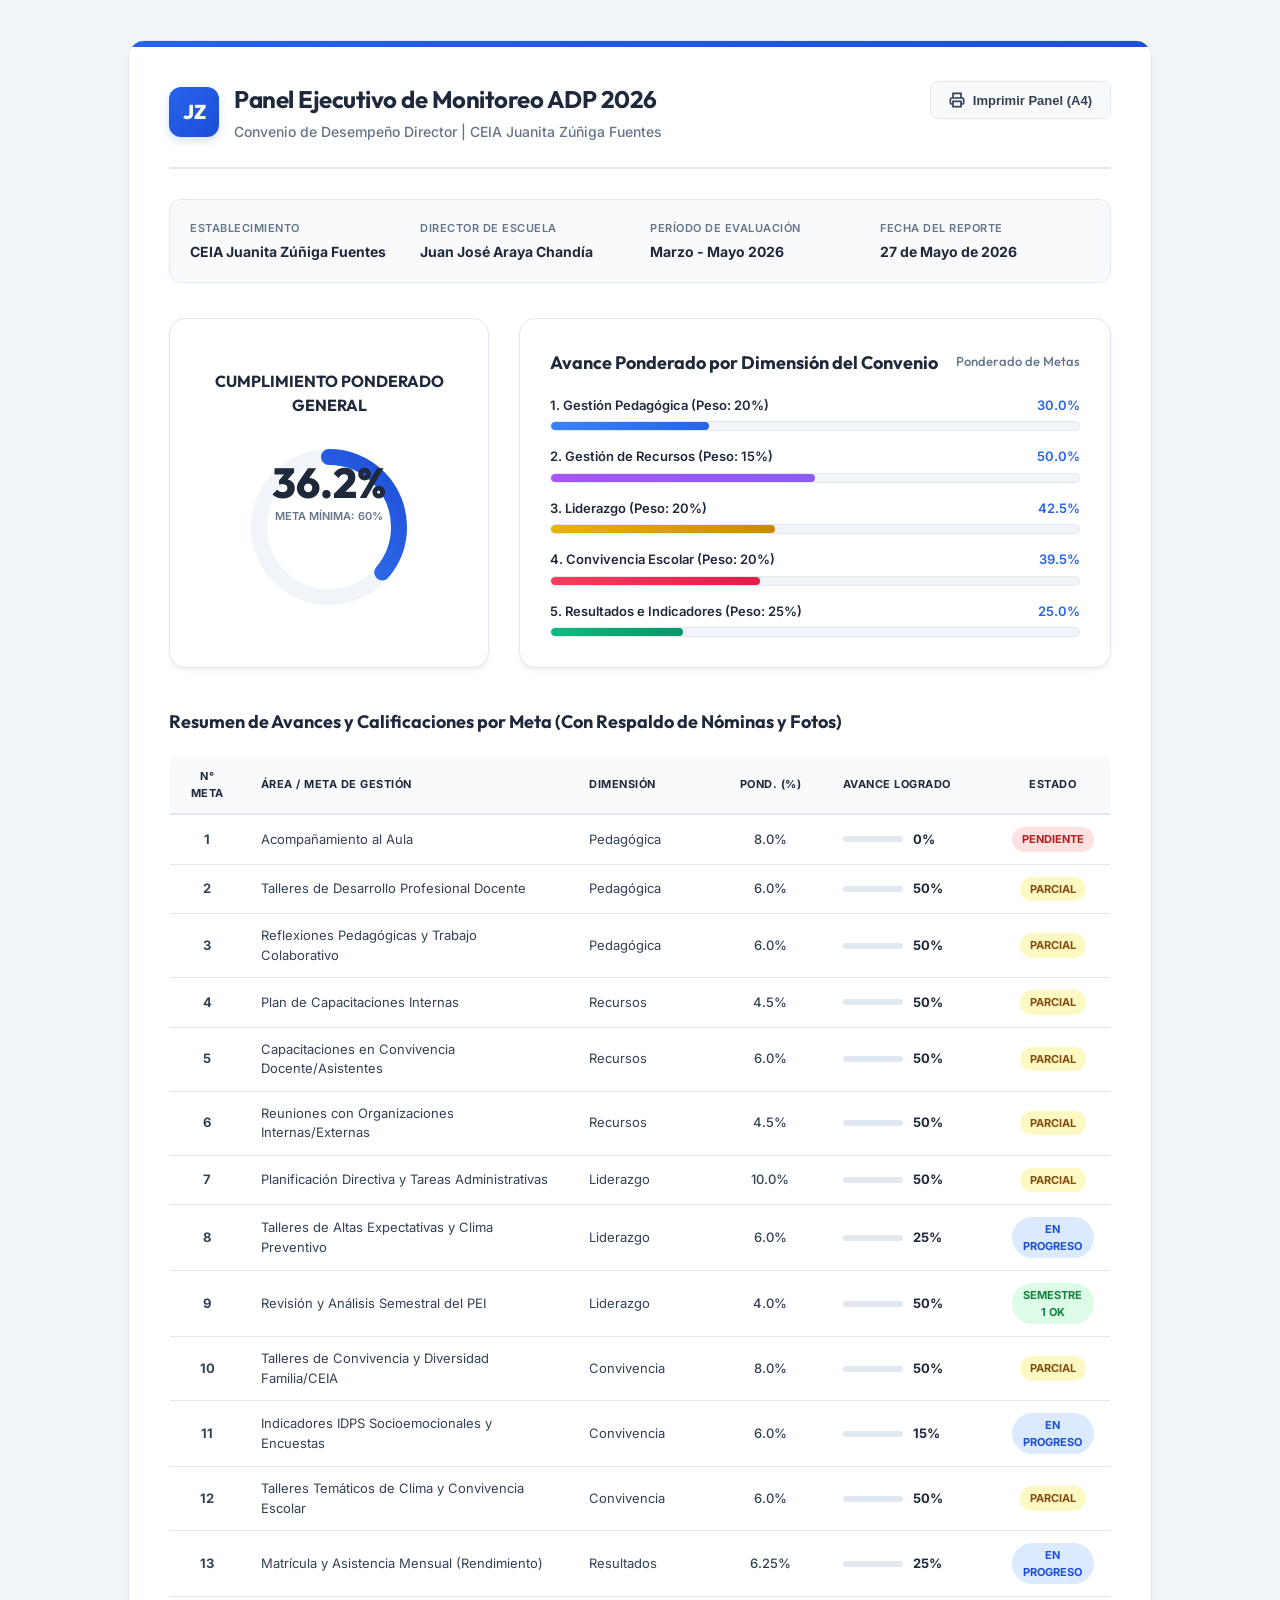
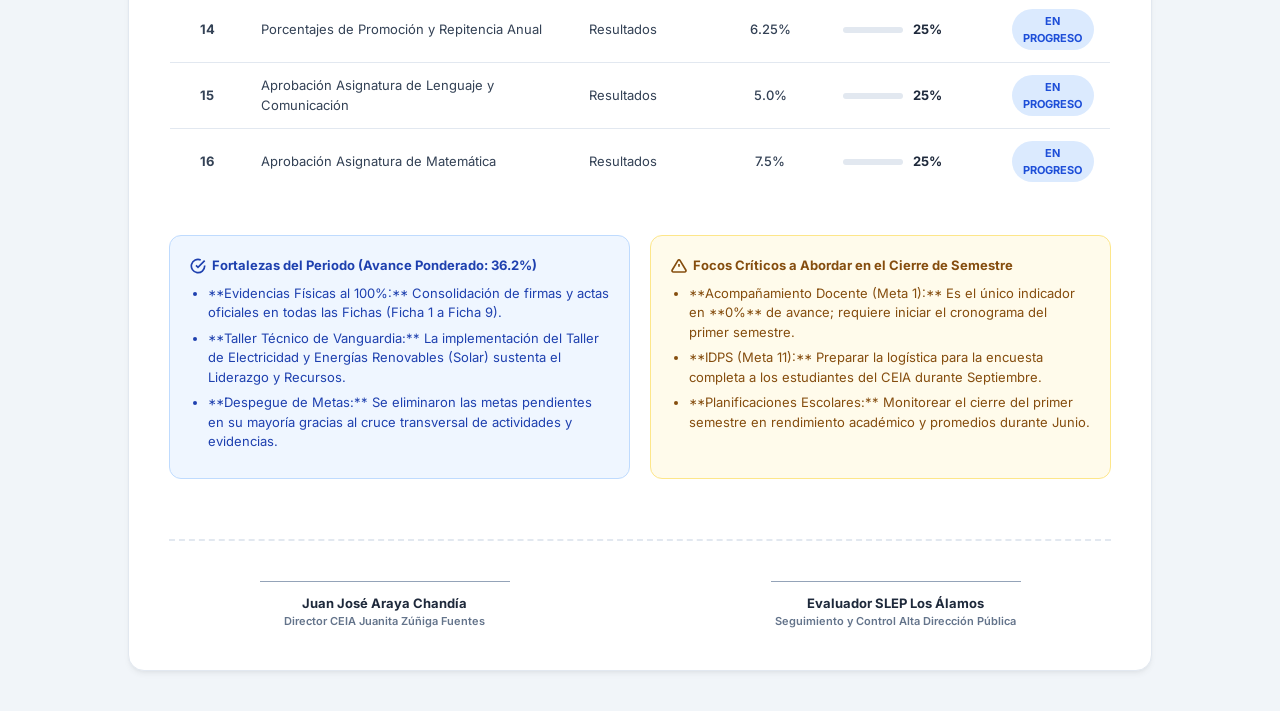
<file: dashboard_seguimiento_adp.html>
<!DOCTYPE html>
<html lang="es">
<head>
    <meta charset="UTF-8">
    <meta name="viewport" content="width=device-width, initial-scale=1.0">
    <title>Panel de Control y Monitoreo ADP 2026</title>
    <!-- Google Fonts para tipografía premium -->
    <link rel="preconnect" href="https://fonts.googleapis.com">
    <link rel="preconnect" href="https://fonts.gstatic.com" crossorigin>
    <link href="https://fonts.googleapis.com/css2?family=Inter:wght@300;400;500;600;700;800&family=Outfit:wght@400;500;600;700;800&display=swap" rel="stylesheet">
    <style>
        :root {
            --primary: #2563eb;
            --primary-gradient: linear-gradient(135deg, #2563eb, #1d4ed8);
            --success: #16a34a;
            --success-bg: #f0fdf4;
            --warning: #ca8a04;
            --warning-bg: #fef9c3;
            --danger: #dc2626;
            --danger-bg: #fef2f2;
            --neutral-dark: #1e293b;
            --neutral-light: #f8fafc;
            --border: #e2e8f0;
            --text-main: #334155;
            --text-muted: #64748b;
            --card-shadow: 0 4px 6px -1px rgb(0 0 0 / 0.05), 0 2px 4px -2px rgb(0 0 0 / 0.05);
        }

        * {
            box-sizing: border-box;
            margin: 0;
            padding: 0;
        }

        body {
            font-family: 'Inter', -apple-system, sans-serif;
            color: var(--text-main);
            background-color: #f1f5f9;
            line-height: 1.5;
            padding: 40px 20px;
        }

        /* Contenedor optimizado para tamaño hoja carta/A4 */
        .dashboard-container {
            max-width: 1024px;
            margin: 0 auto;
            background-color: #ffffff;
            border-radius: 16px;
            box-shadow: var(--card-shadow);
            padding: 40px;
            border: 1px solid var(--border);
            position: relative;
            overflow: hidden;
        }

        /* Estilo decorativo superior */
        .dashboard-container::before {
            content: '';
            position: absolute;
            top: 0;
            left: 0;
            width: 100%;
            height: 6px;
            background: var(--primary-gradient);
        }

        /* Cabecera */
        .header {
            display: flex;
            justify-content: space-between;
            align-items: flex-start;
            border-bottom: 2px solid var(--border);
            padding-bottom: 25px;
            margin-bottom: 30px;
        }

        .header-logo {
            display: flex;
            align-items: center;
            gap: 15px;
        }

        .logo-emblem {
            width: 50px;
            height: 50px;
            background: var(--primary-gradient);
            border-radius: 12px;
            display: flex;
            align-items: center;
            justify-content: center;
            color: white;
            font-weight: 800;
            font-size: 20px;
            font-family: 'Outfit', sans-serif;
            box-shadow: 0 4px 10px rgba(37, 99, 235, 0.2);
        }

        .header-title h1 {
            font-family: 'Outfit', sans-serif;
            font-size: 24px;
            font-weight: 700;
            color: var(--neutral-dark);
            letter-spacing: -0.5px;
        }

        .header-title p {
            color: var(--text-muted);
            font-size: 14px;
            margin-top: 4px;
            font-weight: 500;
        }

        .print-btn {
            background-color: var(--neutral-light);
            border: 1px solid var(--border);
            color: var(--text-main);
            padding: 10px 18px;
            border-radius: 8px;
            font-weight: 600;
            font-size: 13px;
            cursor: pointer;
            display: inline-flex;
            align-items: center;
            gap: 8px;
            transition: all 0.2s ease;
        }

        .print-btn:hover {
            background-color: #cbd5e1;
            border-color: #94a3b8;
        }

        /* Cuadrícula de Metadatos */
        .meta-grid {
            display: grid;
            grid-template-columns: repeat(4, 1fr);
            gap: 20px;
            margin-bottom: 35px;
            background-color: var(--neutral-light);
            padding: 20px;
            border-radius: 12px;
            border: 1px solid var(--border);
        }

        .meta-item {
            display: flex;
            flex-direction: column;
        }

        .meta-label {
            font-size: 11px;
            text-transform: uppercase;
            letter-spacing: 0.5px;
            color: var(--text-muted);
            font-weight: 600;
            margin-bottom: 4px;
        }

        .meta-value {
            font-size: 14px;
            font-weight: 700;
            color: var(--neutral-dark);
        }

        /* Panel Principal: KPIs y Gráfico de Dimensiones */
        .kpi-section {
            display: grid;
            grid-template-columns: 320px 1fr;
            gap: 30px;
            margin-bottom: 40px;
        }

        /* Donut General Progress Card */
        .donut-card {
            background: #ffffff;
            border: 1px solid var(--border);
            border-radius: 16px;
            padding: 30px;
            display: flex;
            flex-direction: column;
            align-items: center;
            justify-content: center;
            box-shadow: var(--card-shadow);
            position: relative;
        }

        .donut-title {
            font-family: 'Outfit', sans-serif;
            font-size: 16px;
            font-weight: 700;
            color: var(--neutral-dark);
            margin-bottom: 20px;
            text-align: center;
        }

        .progress-donut-svg {
            transform: rotate(-90deg);
        }

        .donut-number-container {
            position: absolute;
            display: flex;
            flex-direction: column;
            align-items: center;
            justify-content: center;
        }

        .donut-number {
            font-family: 'Outfit', sans-serif;
            font-size: 42px;
            font-weight: 800;
            color: var(--neutral-dark);
            line-height: 1;
        }

        .donut-subtext {
            font-size: 11px;
            color: var(--text-muted);
            font-weight: 600;
            margin-top: 4px;
        }

        /* Dimensiones Card */
        .dimensions-card {
            background: #ffffff;
            border: 1px solid var(--border);
            border-radius: 16px;
            padding: 30px;
            box-shadow: var(--card-shadow);
        }

        .card-header-title {
            font-family: 'Outfit', sans-serif;
            font-size: 18px;
            font-weight: 700;
            color: var(--neutral-dark);
            margin-bottom: 20px;
            display: flex;
            justify-content: space-between;
            align-items: center;
        }

        .dimensions-list {
            display: flex;
            flex-direction: column;
            gap: 16px;
        }

        .dimension-bar-item {
            display: flex;
            flex-direction: column;
            gap: 6px;
        }

        .dim-info {
            display: flex;
            justify-content: space-between;
            font-size: 13px;
            font-weight: 600;
        }

        .dim-name {
            color: var(--neutral-dark);
        }

        .dim-val {
            color: var(--primary);
        }

        .bar-container {
            width: 100%;
            height: 10px;
            background-color: #f1f5f9;
            border-radius: 5px;
            overflow: hidden;
            border: 1px solid #e2e8f0;
        }

        .bar-fill {
            height: 100%;
            border-radius: 5px;
            transition: width 0.8s cubic-bezier(0.4, 0, 0.2, 1);
        }

        .dim-color-1 { background: linear-gradient(90deg, #3b82f6, #2563eb); }
        .dim-color-2 { background: linear-gradient(90deg, #a855f7, #8b5cf6); }
        .dim-color-3 { background: linear-gradient(90deg, #eab308, #ca8a04); }
        .dim-color-4 { background: linear-gradient(90deg, #f43f5e, #e11d48); }
        .dim-color-5 { background: linear-gradient(90deg, #10b981, #059669); }

        /* Tabla Ejecutiva Resumida */
        .table-section {
            margin-bottom: 40px;
        }

        .executive-table {
            width: 100%;
            border-collapse: collapse;
            font-size: 13px;
            text-align: left;
            border: 1px solid var(--border);
            border-radius: 8px;
            overflow: hidden;
        }

        .executive-table th {
            background-color: var(--neutral-light);
            color: var(--neutral-dark);
            padding: 12px 16px;
            font-weight: 700;
            text-transform: uppercase;
            font-size: 11px;
            letter-spacing: 0.5px;
            border-bottom: 2px solid var(--border);
        }

        .executive-table td {
            padding: 12px 16px;
            border-bottom: 1px solid var(--border);
            color: var(--text-main);
            vertical-align: middle;
        }

        .executive-table tr:last-child td {
            border-bottom: none;
        }

        .badge {
            display: inline-flex;
            align-items: center;
            justify-content: center;
            padding: 4px 10px;
            border-radius: 9999px;
            font-size: 11px;
            font-weight: 700;
            text-transform: uppercase;
        }

        .badge-success { background-color: #dcfce7; color: #15803d; }
        .badge-info { background-color: #dbeafe; color: #1d4ed8; }
        .badge-warning { background-color: #fef9c3; color: #854d0e; }
        .badge-danger { background-color: #fee2e2; color: #b91c1c; }

        .progress-cell {
            display: flex;
            align-items: center;
            gap: 10px;
            font-weight: 700;
            color: var(--neutral-dark);
        }

        .progress-cell-bar {
            width: 60px;
            height: 6px;
            background-color: #e2e8f0;
            border-radius: 3px;
            overflow: hidden;
            display: inline-block;
        }

        .progress-cell-fill {
            height: 100%;
            background-color: var(--primary);
            border-radius: 3px;
        }

        /* Sección de Recomendaciones / Alertas */
        .alerts-grid {
            display: grid;
            grid-template-columns: repeat(2, 1fr);
            gap: 20px;
            margin-bottom: 30px;
        }

        .alert-box {
            padding: 20px;
            border-radius: 12px;
            border: 1px solid;
            font-size: 13px;
        }

        .alert-box-info {
            background-color: #eff6ff;
            border-color: #bfdbfe;
            color: #1e40af;
        }

        .alert-box-info h4 {
            font-weight: 700;
            margin-bottom: 8px;
            display: flex;
            align-items: center;
            gap: 6px;
        }

        .alert-box-warning {
            background-color: #fffbeb;
            border-color: #fde68a;
            color: #854d0e;
        }

        .alert-box-warning h4 {
            font-weight: 700;
            margin-bottom: 8px;
            display: flex;
            align-items: center;
            gap: 6px;
        }

        .alert-box ul {
            padding-left: 18px;
        }

        .alert-box li {
            margin-bottom: 6px;
        }

        /* Sección de Firmas */
        .signatures-area {
            display: grid;
            grid-template-columns: repeat(2, 1fr);
            gap: 80px;
            margin-top: 60px;
            padding-top: 40px;
            border-top: 2px dashed var(--border);
        }

        .sig-block {
            text-align: center;
            display: flex;
            flex-direction: column;
            align-items: center;
        }

        .sig-line {
            width: 250px;
            border-bottom: 1.5px solid #94a3b8;
            margin-bottom: 12px;
        }

        .sig-name {
            font-size: 13px;
            font-weight: 700;
            color: var(--neutral-dark);
        }

        .sig-title {
            font-size: 11px;
            color: var(--text-muted);
            font-weight: 600;
        }

        /* Estilos de Impresión */
        @media print {
            body {
                background-color: #ffffff !important;
                padding: 0 !important;
            }
            .dashboard-container {
                box-shadow: none !important;
                border: none !important;
                padding: 0 !important;
            }
            .print-btn {
                display: none !important;
            }
            .meta-grid {
                background-color: #f8fafc !important;
                -webkit-print-color-adjust: exact;
                print-color-adjust: exact;
            }
            .bar-container {
                background-color: #e2e8f0 !important;
                -webkit-print-color-adjust: exact;
                print-color-adjust: exact;
            }
            .bar-fill {
                -webkit-print-color-adjust: exact;
                print-color-adjust: exact;
            }
            .progress-cell-bar {
                background-color: #e2e8f0 !important;
                -webkit-print-color-adjust: exact;
                print-color-adjust: exact;
            }
            .progress-cell-fill {
                -webkit-print-color-adjust: exact;
                print-color-adjust: exact;
            }
            .badge {
                -webkit-print-color-adjust: exact;
                print-color-adjust: exact;
            }
            .alert-box {
                -webkit-print-color-adjust: exact;
                print-color-adjust: exact;
            }
        }
    </style>
</head>
<body>

    <div class="dashboard-container">
        
        <!-- Cabecera -->
        <header class="header">
            <div class="header-logo">
                <div class="logo-emblem">JZ</div>
                <div class="header-title">
                    <h1>Panel Ejecutivo de Monitoreo ADP 2026</h1>
                    <p>Convenio de Desempeño Director | CEIA Juanita Zúñiga Fuentes</p>
                </div>
            </div>
            <button class="print-btn" onclick="window.print()">
                <svg width="16" height="16" fill="none" stroke="currentColor" stroke-width="2.5" viewBox="0 0 24 24">
                    <polyline points="6 9 6 2 18 2 18 9"></polyline>
                    <path d="M6 18H4a2 2 0 0 1-2-2v-5a2 2 0 0 1 2-2h16a2 2 0 0 1 2 2v5a2 2 0 0 1-2 2h-2"></path>
                    <rect x="6" y="14" width="12" height="8"></rect>
                </svg>
                Imprimir Panel (A4)
            </button>
        </header>

        <!-- Cuadrícula de Metadatos -->
        <section class="meta-grid">
            <div class="meta-item">
                <span class="meta-label">Establecimiento</span>
                <span class="meta-value">CEIA Juanita Zúñiga Fuentes</span>
            </div>
            <div class="meta-item">
                <span class="meta-label">Director de Escuela</span>
                <span class="meta-value">Juan José Araya Chandía</span>
            </div>
            <div class="meta-item">
                <span class="meta-label">Período de Evaluación</span>
                <span class="meta-value">Marzo - Mayo 2026</span>
            </div>
            <div class="meta-item">
                <span class="meta-label">Fecha del Reporte</span>
                <span class="meta-value">27 de Mayo de 2026</span>
            </div>
        </section>

        <!-- KPI y Gráfico de Dimensiones -->
        <section class="kpi-section">
            
            <!-- Donut General Card -->
            <div class="donut-card">
                <span class="donut-title">CUMPLIMIENTO PONDERADO GENERAL</span>
                
                <svg class="progress-donut-svg" width="180" height="180" viewBox="0 0 180 180">
                    <!-- Background circle -->
                    <circle cx="90" cy="90" r="70" fill="none" stroke="#f1f5f9" stroke-width="16" />
                    <!-- Progress circle (36.2% of circumference = 439.82) -->
                    <!-- Stroke dashoffset = 439.82 - (439.82 * 0.362) = 280.60 -->
                    <circle cx="90" cy="90" r="70" fill="none" stroke="url(#primary-grad)" stroke-width="16" 
                            stroke-dasharray="439.82" stroke-dashoffset="280.60" stroke-linecap="round" />
                    <defs>
                        <linearGradient id="primary-grad" x1="0%" y1="0%" x2="100%" y2="100%">
                            <stop offset="0%" stop-color="#3b82f6" />
                            <stop offset="100%" stop-color="#1d4ed8" />
                        </linearGradient>
                    </defs>
                </svg>
                
                <div class="donut-number-container">
                    <span class="donut-number">36.2%</span>
                    <span class="donut-subtext">META MÍNIMA: 60%</span>
                </div>
            </div>

            <!-- Gráfico de Dimensiones -->
            <div class="dimensions-card">
                <div class="card-header-title">
                    <span>Avance Ponderado por Dimensión del Convenio</span>
                    <span style="font-size: 13px; color: var(--text-muted); font-weight: 500;">Ponderado de Metas</span>
                </div>
                <div class="dimensions-list">
                    
                    <!-- Dimension 1 -->
                    <div class="dimension-bar-item">
                        <div class="dim-info">
                            <span class="dim-name">1. Gestión Pedagógica (Peso: 20%)</span>
                            <span class="dim-val">30.0%</span>
                        </div>
                        <div class="bar-container">
                            <div class="bar-fill dim-color-1" style="width: 30.0%;"></div>
                        </div>
                    </div>

                    <!-- Dimension 2 -->
                    <div class="dimension-bar-item">
                        <div class="dim-info">
                            <span class="dim-name">2. Gestión de Recursos (Peso: 15%)</span>
                            <span class="dim-val">50.0%</span>
                        </div>
                        <div class="bar-container">
                            <div class="bar-fill dim-color-2" style="width: 50.0%;"></div>
                        </div>
                    </div>

                    <!-- Dimension 3 -->
                    <div class="dimension-bar-item">
                        <div class="dim-info">
                            <span class="dim-name">3. Liderazgo (Peso: 20%)</span>
                            <span class="dim-val">42.5%</span>
                        </div>
                        <div class="bar-container">
                            <div class="bar-fill dim-color-3" style="width: 42.5%;"></div>
                        </div>
                    </div>

                    <!-- Dimension 4 -->
                    <div class="dimension-bar-item">
                        <div class="dim-info">
                            <span class="dim-name">4. Convivencia Escolar (Peso: 20%)</span>
                            <span class="dim-val">39.5%</span>
                        </div>
                        <div class="bar-container">
                            <div class="bar-fill dim-color-4" style="width: 39.5%;"></div>
                        </div>
                    </div>

                    <!-- Dimension 5 -->
                    <div class="dimension-bar-item">
                        <div class="dim-info">
                            <span class="dim-name">5. Resultados e Indicadores (Peso: 25%)</span>
                            <span class="dim-val">25.0%</span>
                        </div>
                        <div class="bar-container">
                            <div class="bar-fill dim-color-5" style="width: 25.0%;"></div>
                        </div>
                    </div>

                </div>
            </div>

        </section>

        <!-- Tabla de Control de Metas -->
        <section class="table-section">
            <div class="card-header-title">
                <span>Resumen de Avances y Calificaciones por Meta (Con Respaldo de Nóminas y Fotos)</span>
            </div>
            <table class="executive-table">
                <thead>
                    <tr>
                        <th style="width: 8%; text-align: center;">N° Meta</th>
                        <th style="width: 35%;">Área / Meta de Gestión</th>
                        <th style="width: 15%;">Dimensión</th>
                        <th style="width: 12%; text-align: center;">Pond. (%)</th>
                        <th style="width: 18%;">Avance Logrado</th>
                        <th style="width: 12%; text-align: center;">Estado</th>
                    </tr>
                </thead>
                <tbody>
                    <tr>
                        <td style="text-align: center; font-weight: 700;">1</td>
                        <td>Acompañamiento al Aula</td>
                        <td>Pedagógica</td>
                        <td style="text-align: center; font-weight: 500;">8.0%</td>
                        <td><div class="progress-cell"><span class="progress-cell-bar"><span class="progress-cell-fill" style="width: 0%;"></span></span> 0%</div></td>
                        <td style="text-align: center;"><span class="badge badge-danger">Pendiente</span></td>
                    </tr>
                    <tr>
                        <td style="text-align: center; font-weight: 700;">2</td>
                        <td>Talleres de Desarrollo Profesional Docente</td>
                        <td>Pedagógica</td>
                        <td style="text-align: center; font-weight: 500;">6.0%</td>
                        <td><div class="progress-cell"><span class="progress-cell-bar"><span class="progress-cell-fill" style="width: 50%;"></span></span> 50%</div></td>
                        <td style="text-align: center;"><span class="badge badge-warning">Parcial</span></td>
                    </tr>
                    <tr>
                        <td style="text-align: center; font-weight: 700;">3</td>
                        <td>Reflexiones Pedagógicas y Trabajo Colaborativo</td>
                        <td>Pedagógica</td>
                        <td style="text-align: center; font-weight: 500;">6.0%</td>
                        <td><div class="progress-cell"><span class="progress-cell-bar"><span class="progress-cell-fill" style="width: 50%;"></span></span> 50%</div></td>
                        <td style="text-align: center;"><span class="badge badge-warning">Parcial</span></td>
                    </tr>
                    <tr>
                        <td style="text-align: center; font-weight: 700;">4</td>
                        <td>Plan de Capacitaciones Internas</td>
                        <td>Recursos</td>
                        <td style="text-align: center; font-weight: 500;">4.5%</td>
                        <td><div class="progress-cell"><span class="progress-cell-bar"><span class="progress-cell-fill" style="width: 50%;"></span></span> 50%</div></td>
                        <td style="text-align: center;"><span class="badge badge-warning">Parcial</span></td>
                    </tr>
                    <tr>
                        <td style="text-align: center; font-weight: 700;">5</td>
                        <td>Capacitaciones en Convivencia Docente/Asistentes</td>
                        <td>Recursos</td>
                        <td style="text-align: center; font-weight: 500;">6.0%</td>
                        <td><div class="progress-cell"><span class="progress-cell-bar"><span class="progress-cell-fill" style="width: 50%;"></span></span> 50%</div></td>
                        <td style="text-align: center;"><span class="badge badge-warning">Parcial</span></td>
                    </tr>
                    <tr>
                        <td style="text-align: center; font-weight: 700;">6</td>
                        <td>Reuniones con Organizaciones Internas/Externas</td>
                        <td>Recursos</td>
                        <td style="text-align: center; font-weight: 500;">4.5%</td>
                        <td><div class="progress-cell"><span class="progress-cell-bar"><span class="progress-cell-fill" style="width: 50%;"></span></span> 50%</div></td>
                        <td style="text-align: center;"><span class="badge badge-warning">Parcial</span></td>
                    </tr>
                    <tr>
                        <td style="text-align: center; font-weight: 700;">7</td>
                        <td>Planificación Directiva y Tareas Administrativas</td>
                        <td>Liderazgo</td>
                        <td style="text-align: center; font-weight: 500;">10.0%</td>
                        <td><div class="progress-cell"><span class="progress-cell-bar"><span class="progress-cell-fill" style="width: 50%;"></span></span> 50%</div></td>
                        <td style="text-align: center;"><span class="badge badge-warning">Parcial</span></td>
                    </tr>
                    <tr>
                        <td style="text-align: center; font-weight: 700;">8</td>
                        <td>Talleres de Altas Expectativas y Clima Preventivo</td>
                        <td>Liderazgo</td>
                        <td style="text-align: center; font-weight: 500;">6.0%</td>
                        <td><div class="progress-cell"><span class="progress-cell-bar"><span class="progress-cell-fill" style="width: 25%;"></span></span> 25%</div></td>
                        <td style="text-align: center;"><span class="badge badge-info">En Progreso</span></td>
                    </tr>
                    <tr>
                        <td style="text-align: center; font-weight: 700;">9</td>
                        <td>Revisión y Análisis Semestral del PEI</td>
                        <td>Liderazgo</td>
                        <td style="text-align: center; font-weight: 500;">4.0%</td>
                        <td><div class="progress-cell"><span class="progress-cell-bar"><span class="progress-cell-fill" style="width: 50%;"></span></span> 50%</div></td>
                        <td style="text-align: center;"><span class="badge badge-success">Semestre 1 Ok</span></td>
                    </tr>
                    <tr>
                        <td style="text-align: center; font-weight: 700;">10</td>
                        <td>Talleres de Convivencia y Diversidad Familia/CEIA</td>
                        <td>Convivencia</td>
                        <td style="text-align: center; font-weight: 500;">8.0%</td>
                        <td><div class="progress-cell"><span class="progress-cell-bar"><span class="progress-cell-fill" style="width: 50%;"></span></span> 50%</div></td>
                        <td style="text-align: center;"><span class="badge badge-warning">Parcial</span></td>
                    </tr>
                    <tr>
                        <td style="text-align: center; font-weight: 700;">11</td>
                        <td>Indicadores IDPS Socioemocionales y Encuestas</td>
                        <td>Convivencia</td>
                        <td style="text-align: center; font-weight: 500;">6.0%</td>
                        <td><div class="progress-cell"><span class="progress-cell-bar"><span class="progress-cell-fill" style="width: 15%;"></span></span> 15%</div></td>
                        <td style="text-align: center;"><span class="badge badge-info">En Progreso</span></td>
                    </tr>
                    <tr>
                        <td style="text-align: center; font-weight: 700;">12</td>
                        <td>Talleres Temáticos de Clima y Convivencia Escolar</td>
                        <td>Convivencia</td>
                        <td style="text-align: center; font-weight: 500;">6.0%</td>
                        <td><div class="progress-cell"><span class="progress-cell-bar"><span class="progress-cell-fill" style="width: 50%;"></span></span> 50%</div></td>
                        <td style="text-align: center;"><span class="badge badge-warning">Parcial</span></td>
                    </tr>
                    <tr>
                        <td style="text-align: center; font-weight: 700;">13</td>
                        <td>Matrícula y Asistencia Mensual (Rendimiento)</td>
                        <td>Resultados</td>
                        <td style="text-align: center; font-weight: 500;">6.25%</td>
                        <td><div class="progress-cell"><span class="progress-cell-bar"><span class="progress-cell-fill" style="width: 25%;"></span></span> 25%</div></td>
                        <td style="text-align: center;"><span class="badge badge-info">En Progreso</span></td>
                    </tr>
                    <tr>
                        <td style="text-align: center; font-weight: 700;">14</td>
                        <td>Porcentajes de Promoción y Repitencia Anual</td>
                        <td>Resultados</td>
                        <td style="text-align: center; font-weight: 500;">6.25%</td>
                        <td><div class="progress-cell"><span class="progress-cell-bar"><span class="progress-cell-fill" style="width: 25%;"></span></span> 25%</div></td>
                        <td style="text-align: center;"><span class="badge badge-info">En Progreso</span></td>
                    </tr>
                    <tr>
                        <td style="text-align: center; font-weight: 700;">15</td>
                        <td>Aprobación Asignatura de Lenguaje y Comunicación</td>
                        <td>Resultados</td>
                        <td style="text-align: center; font-weight: 500;">5.0%</td>
                        <td><div class="progress-cell"><span class="progress-cell-bar"><span class="progress-cell-fill" style="width: 25%;"></span></span> 25%</div></td>
                        <td style="text-align: center;"><span class="badge badge-info">En Progreso</span></td>
                    </tr>
                    <tr>
                        <td style="text-align: center; font-weight: 700;">16</td>
                        <td>Aprobación Asignatura de Matemática</td>
                        <td>Resultados</td>
                        <td style="text-align: center; font-weight: 500;">7.5%</td>
                        <td><div class="progress-cell"><span class="progress-cell-bar"><span class="progress-cell-fill" style="width: 25%;"></span></span> 25%</div></td>
                        <td style="text-align: center;"><span class="badge badge-info">En Progreso</span></td>
                    </tr>
                </tbody>
            </table>
        </section>

        <!-- Alertas y Recomendaciones de Gestión -->
        <section class="alerts-grid">
            <div class="alert-box alert-box-info">
                <h4>
                    <svg width="16" height="16" fill="none" stroke="currentColor" stroke-width="2.5" viewBox="0 0 24 24">
                        <path d="M22 11.08V12a10 10 0 1 1-5.93-9.14"></path>
                        <polyline points="22 4 12 14.01 9 11.01"></polyline>
                    </svg>
                    Fortalezas del Periodo (Avance Ponderado: 36.2%)
                </h4>
                <ul>
                    <li>**Evidencias Físicas al 100%:** Consolidación de firmas y actas oficiales en todas las Fichas (Ficha 1 a Ficha 9).</li>
                    <li>**Taller Técnico de Vanguardia:** La implementación del Taller de Electricidad y Energías Renovables (Solar) sustenta el Liderazgo y Recursos.</li>
                    <li>**Despegue de Metas:** Se eliminaron las metas pendientes en su mayoría gracias al cruce transversal de actividades y evidencias.</li>
                </ul>
            </div>
            <div class="alert-box alert-box-warning">
                <h4>
                    <svg width="16" height="16" fill="none" stroke="currentColor" stroke-width="2.5" viewBox="0 0 24 24">
                        <path d="M10.29 3.86L1.82 18a2 2 0 0 0 1.71 3h16.94a2 2 0 0 0 1.71-3L13.71 3.86a2 2 0 0 0-3.42 0z"></path>
                        <line x1="12" y1="9" x2="12" y2="13"></line>
                        <line x1="12" y1="17" x2="12.01" y2="17"></line>
                    </svg>
                    Focos Críticos a Abordar en el Cierre de Semestre
                </h4>
                <ul>
                    <li>**Acompañamiento Docente (Meta 1):** Es el único indicador en **0%** de avance; requiere iniciar el cronograma del primer semestre.</li>
                    <li>**IDPS (Meta 11):** Preparar la logística para la encuesta completa a los estudiantes del CEIA durante Septiembre.</li>
                    <li>**Planificaciones Escolares:** Monitorear el cierre del primer semestre en rendimiento académico y promedios durante Junio.</li>
                </ul>
            </div>
        </section>

        <!-- Espacio de Firmas Oficiales -->
        <section class="signatures-area">
            <div class="sig-block">
                <div class="sig-line"></div>
                <span class="sig-name">Juan José Araya Chandía</span>
                <span class="sig-title">Director CEIA Juanita Zúñiga Fuentes</span>
            </div>
            <div class="sig-block">
                <div class="sig-line"></div>
                <span class="sig-name">Evaluador SLEP Los Álamos</span>
                <span class="sig-title">Seguimiento y Control Alta Dirección Pública</span>
            </div>
        </section>

    </div>

</body>
</html>
</file>
